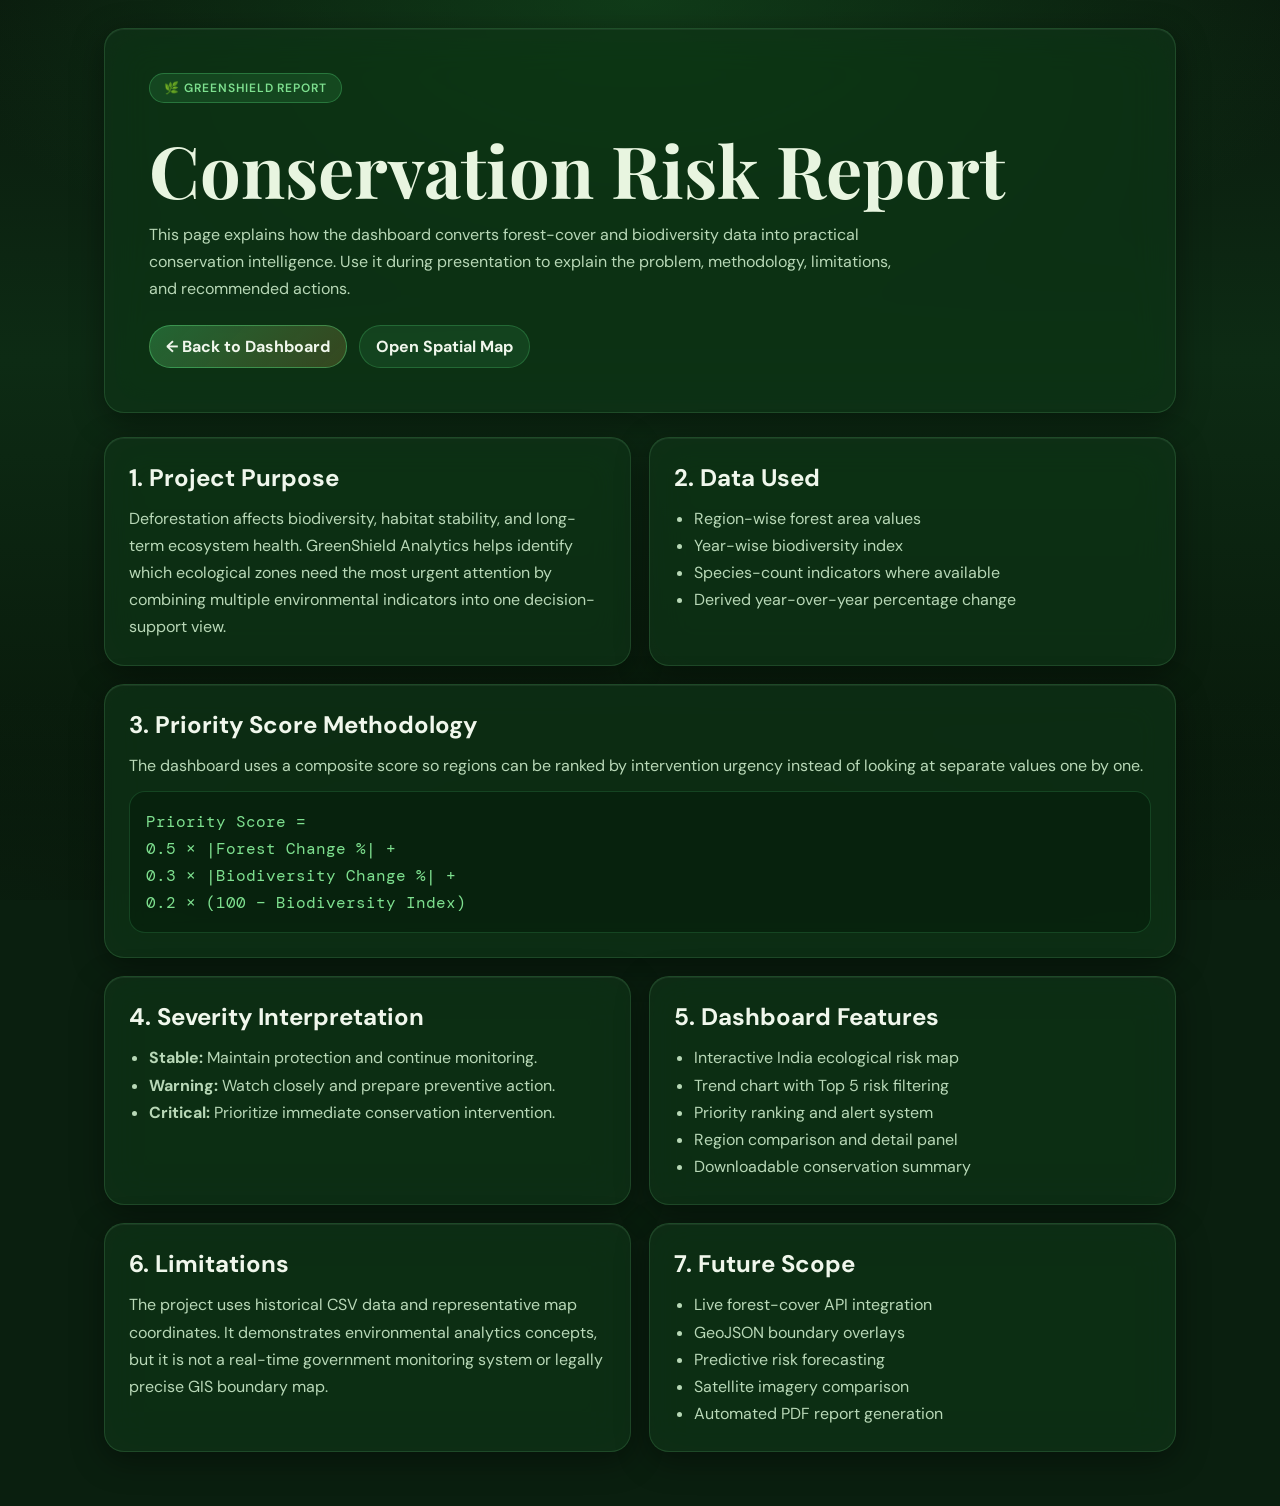
<file: report.html>
<!DOCTYPE html>
<html lang="en">
<head>
  <meta charset="UTF-8" />
  <meta name="viewport" content="width=device-width, initial-scale=1.0" />
  <title>GreenShield Conservation Report</title>
  <link rel="preconnect" href="https://fonts.googleapis.com">
  <link rel="preconnect" href="https://fonts.gstatic.com" crossorigin>
  <link href="https://fonts.googleapis.com/css2?family=Playfair+Display:ital,wght@0,700;0,900;1,700&family=DM+Sans:wght@300;400;500;600&family=DM+Mono:wght@400;500&display=swap" rel="stylesheet">
  <link rel="stylesheet" href="style.css" />
</head>
<body>
  <div class="canopy-bg">
    <div class="tree t1"></div><div class="tree t2"></div><div class="tree t3"></div><div class="tree t4"></div><div class="tree t5"></div><div class="tree t6"></div>
    <div class="canopy-overlay"></div>
  </div>

  <main class="report-shell">
    <section class="report-hero glass-card">
      <div class="header-badge">🌿 GreenShield Report</div>
      <h1>Conservation Risk Report</h1>
      <p>This page explains how the dashboard converts forest-cover and biodiversity data into practical conservation intelligence. Use it during presentation to explain the problem, methodology, limitations, and recommended actions.</p>
      <div class="header-actions">
        <a class="hero-link primary" href="index.html">← Back to Dashboard</a>
        <a class="hero-link" href="index.html#spatialMap">Open Spatial Map</a>
      </div>
    </section>

    <section class="report-grid">
      <article class="report-card glass-card">
        <h2>1. Project Purpose</h2>
        <p>Deforestation affects biodiversity, habitat stability, and long-term ecosystem health. GreenShield Analytics helps identify which ecological zones need the most urgent attention by combining multiple environmental indicators into one decision-support view.</p>
      </article>

      <article class="report-card glass-card">
        <h2>2. Data Used</h2>
        <ul>
          <li>Region-wise forest area values</li>
          <li>Year-wise biodiversity index</li>
          <li>Species-count indicators where available</li>
          <li>Derived year-over-year percentage change</li>
        </ul>
      </article>

      <article class="report-card glass-card report-wide">
        <h2>3. Priority Score Methodology</h2>
        <p>The dashboard uses a composite score so regions can be ranked by intervention urgency instead of looking at separate values one by one.</p>
        <div class="formula-box">
          Priority Score =<br>
          0.5 × |Forest Change %| +<br>
          0.3 × |Biodiversity Change %| +<br>
          0.2 × (100 − Biodiversity Index)
        </div>
      </article>

      <article class="report-card glass-card">
        <h2>4. Severity Interpretation</h2>
        <ul>
          <li><b>Stable:</b> Maintain protection and continue monitoring.</li>
          <li><b>Warning:</b> Watch closely and prepare preventive action.</li>
          <li><b>Critical:</b> Prioritize immediate conservation intervention.</li>
        </ul>
      </article>

      <article class="report-card glass-card">
        <h2>5. Dashboard Features</h2>
        <ul>
          <li>Interactive India ecological risk map</li>
          <li>Trend chart with Top 5 risk filtering</li>
          <li>Priority ranking and alert system</li>
          <li>Region comparison and detail panel</li>
          <li>Downloadable conservation summary</li>
        </ul>
      </article>

      <article class="report-card glass-card">
        <h2>6. Limitations</h2>
        <p>The project uses historical CSV data and representative map coordinates. It demonstrates environmental analytics concepts, but it is not a real-time government monitoring system or legally precise GIS boundary map.</p>
      </article>

      <article class="report-card glass-card">
        <h2>7. Future Scope</h2>
        <ul>
          <li>Live forest-cover API integration</li>
          <li>GeoJSON boundary overlays</li>
          <li>Predictive risk forecasting</li>
          <li>Satellite imagery comparison</li>
          <li>Automated PDF report generation</li>
        </ul>
      </article>
    </section>
  </main>
</body>
</html>
</file>
<file: style.css>
/* ── Tokens ─────────────────────────────────────────── */
:root {
  --f-dark:    #0a1f0f;
  --f-deep:    #0d2b14;
  --f-main:    #155221;
  --f-med:     #1e7a34;
  --f-light:   #4caf6e;
  --f-glow:    #56e07e;
  --f-mist:    rgba(86,224,126,0.08);

  --earth:     #3d2b1f;
  --bark:      #6b4226;

  --cream:     #f0f7ec;
  --white:     #ffffff;

  --danger:    #e53e3e;
  --danger-bg: rgba(229,62,62,0.12);
  --warn:      #f6ad55;
  --warn-bg:   rgba(246,173,85,0.12);
  --stable:    #38b2ac;
  --stable-bg: rgba(56,178,172,0.12);

  --text:      #e8f5e0;
  --text-muted:#9ab89a;
  --border:    rgba(78,160,100,0.2);

  --glass:     rgba(13,43,20,0.72);
  --glass-2:   rgba(10,31,15,0.85);
  --glass-border: rgba(86,224,126,0.15);

  --shadow:    0 8px 32px rgba(0,0,0,0.4);
  --shadow-lg: 0 20px 60px rgba(0,0,0,0.5);
  --glow-s:    0 0 20px rgba(86,224,126,0.15);
  --glow-m:    0 0 40px rgba(86,224,126,0.2);
}

/* ── Reset ──────────────────────────────────────────── */
*, *::before, *::after { box-sizing: border-box; margin: 0; padding: 0; }

/* ── Base ───────────────────────────────────────────── */
html { scroll-behavior: smooth; }

body {
  font-family: 'DM Sans', sans-serif;
  background: var(--f-dark);
  color: var(--text);
  min-height: 100vh;
  overflow-x: hidden;
  position: relative;
}

/* ── Forest canopy BG ───────────────────────────────── */
.canopy-bg {
  position: fixed;
  inset: 0;
  z-index: 0;
  overflow: hidden;
  pointer-events: none;
}

.canopy-overlay {
  position: absolute;
  inset: 0;
  background:
    radial-gradient(ellipse 80% 50% at 50% 0%, rgba(21,82,33,0.6) 0%, transparent 70%),
    radial-gradient(ellipse 60% 40% at 0% 100%, rgba(10,31,15,0.8) 0%, transparent 60%),
    radial-gradient(ellipse 60% 40% at 100% 100%, rgba(10,31,15,0.8) 0%, transparent 60%),
    linear-gradient(180deg, #0a1a0d 0%, #0d2b14 40%, #071408 100%);
}

.tree {
  position: absolute;
  bottom: 0;
  background: linear-gradient(180deg, var(--f-main), var(--f-dark));
  border-radius: 50% 50% 0 0 / 60% 60% 0 0;
  opacity: 0.18;
  animation: treeSway 8s ease-in-out infinite;
}
.t1 { width: 180px; height: 320px; left: -40px; animation-delay: 0s; }
.t2 { width: 140px; height: 260px; left: 80px; animation-delay: 1.2s; background: linear-gradient(180deg, #1e7a34, #071408); }
.t3 { width: 220px; height: 400px; left: 15%; animation-delay: 2.4s; }
.t4 { width: 200px; height: 360px; right: 15%; animation-delay: 0.8s; }
.t5 { width: 160px; height: 280px; right: 80px; animation-delay: 1.8s; }
.t6 { width: 190px; height: 350px; right: -30px; animation-delay: 3s; }

@keyframes treeSway {
  0%, 100% { transform: rotate(-1.5deg); }
  50% { transform: rotate(1.5deg); }
}

/* ── Particles ──────────────────────────────────────── */
.particles {
  position: fixed;
  inset: 0;
  z-index: 0;
  pointer-events: none;
  overflow: hidden;
}
.particle {
  position: absolute;
  border-radius: 50%;
  background: var(--f-glow);
  opacity: 0;
  animation: particleFloat linear infinite;
}
@keyframes particleFloat {
  0%   { transform: translateY(100vh) scale(0); opacity: 0; }
  10%  { opacity: 0.6; }
  90%  { opacity: 0.2; }
  100% { transform: translateY(-20px) scale(1); opacity: 0; }
}

/* ── Dashboard wrapper ──────────────────────────────── */
.dashboard {
  max-width: 1360px;
  margin: 0 auto;
  padding: 28px 24px 48px;
  position: relative;
  z-index: 1;
}

/* ── Glass card base ────────────────────────────────── */
.glass-card {
  background: var(--glass);
  border: 1px solid var(--glass-border);
  border-radius: 20px;
  backdrop-filter: blur(20px) saturate(180%);
  -webkit-backdrop-filter: blur(20px) saturate(180%);
  box-shadow: var(--shadow), inset 0 1px 0 rgba(255,255,255,0.06);
  transition: transform 0.3s ease, box-shadow 0.3s ease;
}
.glass-card:hover {
  transform: translateY(-2px);
  box-shadow: var(--shadow-lg), var(--glow-s), inset 0 1px 0 rgba(255,255,255,0.08);
}

/* ── HEADER ─────────────────────────────────────────── */
.header {
  background: var(--glass-2);
  border: 1px solid var(--glass-border);
  border-radius: 24px;
  backdrop-filter: blur(30px);
  -webkit-backdrop-filter: blur(30px);
  padding: 48px 52px;
  margin-bottom: 28px;
  box-shadow: var(--shadow-lg), var(--glow-s);
  position: relative;
  overflow: hidden;
  display: flex;
  align-items: center;
  justify-content: space-between;
  gap: 32px;
  animation: headerReveal 0.8s cubic-bezier(0.16,1,0.3,1) both;
}
@keyframes headerReveal {
  from { opacity: 0; transform: translateY(-20px); }
  to   { opacity: 1; transform: translateY(0); }
}

.header::before {
  content: '';
  position: absolute;
  inset: 0;
  background:
    radial-gradient(ellipse 60% 80% at 70% 50%, rgba(86,224,126,0.06) 0%, transparent 70%),
    url("data:image/svg+xml,%3Csvg width='60' height='60' viewBox='0 0 60 60' xmlns='http://www.w3.org/2000/svg'%3E%3Cg fill='none' fill-rule='evenodd'%3E%3Cg fill='%234caf6e' fill-opacity='0.04'%3E%3Ccircle cx='30' cy='30' r='1'/%3E%3C/g%3E%3C/g%3E%3C/svg%3E");
  pointer-events: none;
}

.header-inner { position: relative; z-index: 1; }

.header-badge {
  display: inline-flex;
  align-items: center;
  gap: 6px;
  padding: 6px 14px;
  background: rgba(86,224,126,0.12);
  border: 1px solid rgba(86,224,126,0.3);
  border-radius: 999px;
  font-size: 12px;
  font-weight: 600;
  color: var(--f-glow);
  letter-spacing: 0.08em;
  text-transform: uppercase;
  margin-bottom: 18px;
}

.header-title {
  font-family: 'Playfair Display', serif;
  font-size: clamp(40px, 5vw, 68px);
  font-weight: 900;
  line-height: 1.0;
  color: var(--white);
  letter-spacing: -1px;
  margin-bottom: 16px;
}
.header-title em {
  font-style: italic;
  color: var(--f-glow);
  font-weight: 700;
}

.header-desc {
  max-width: 580px;
  color: var(--text-muted);
  font-size: 15px;
  line-height: 1.65;
  margin-bottom: 28px;
}

.header-stats-row {
  display: flex;
  align-items: center;
  gap: 20px;
}
.hstat {
  display: flex;
  flex-direction: column;
  gap: 2px;
}
.hstat-num {
  font-family: 'DM Mono', monospace;
  font-size: 28px;
  font-weight: 500;
  color: var(--f-glow);
  line-height: 1;
}
.hstat-label {
  font-size: 11px;
  color: var(--text-muted);
  text-transform: uppercase;
  letter-spacing: 0.08em;
}
.hstat-div {
  width: 1px;
  height: 36px;
  background: var(--border);
}

/* Header deco */
.header-deco {
  position: relative;
  width: 220px;
  height: 220px;
  flex-shrink: 0;
}
.ring {
  position: absolute;
  border-radius: 50%;
  border: 1px solid rgba(86,224,126,0.15);
  animation: ringPulse 4s ease-in-out infinite;
}
.r1 { inset: 30px; animation-delay: 0s; }
.r2 { inset: 10px; animation-delay: 0.8s; opacity: 0.6; }
.r3 { inset: -10px; animation-delay: 1.6s; opacity: 0.3; }
@keyframes ringPulse {
  0%, 100% { transform: scale(1); opacity: 0.5; }
  50% { transform: scale(1.04); opacity: 1; }
}
.deco-leaf {
  position: absolute;
  font-size: 36px;
  animation: leafOrbit 8s linear infinite;
}
.l1 { top: 50%; left: 50%; transform-origin: -60px 0; animation-delay: 0s; }
.l2 { top: 50%; left: 50%; transform-origin: -60px 0; animation-delay: -2.6s; font-size: 28px; }
.l3 { top: 50%; left: 50%; transform-origin: -60px 0; animation-delay: -5.2s; font-size: 22px; }
@keyframes leafOrbit {
  from { transform: rotate(0deg) translateX(-80px) rotate(0deg); }
  to   { transform: rotate(360deg) translateX(-80px) rotate(-360deg); }
}

/* ── KPI Grid ───────────────────────────────────────── */
.kpi-grid {
  display: grid;
  grid-template-columns: repeat(6, 1fr);
  gap: 16px;
  margin-bottom: 24px;
  animation: slideUp 0.6s 0.2s cubic-bezier(0.16,1,0.3,1) both;
}
@keyframes slideUp {
  from { opacity: 0; transform: translateY(24px); }
  to   { opacity: 1; transform: translateY(0); }
}

.kpi-card {
  background: var(--glass);
  border: 1px solid var(--glass-border);
  border-radius: 18px;
  backdrop-filter: blur(20px);
  -webkit-backdrop-filter: blur(20px);
  padding: 22px 20px;
  position: relative;
  overflow: hidden;
  display: flex;
  align-items: center;
  gap: 14px;
  box-shadow: var(--shadow);
  transition: transform 0.25s ease, box-shadow 0.25s ease;
  cursor: default;
}
.kpi-card:hover {
  transform: translateY(-4px) scale(1.01);
  box-shadow: var(--shadow-lg), var(--glow-s);
}

.kpi-icon {
  font-size: 28px;
  flex-shrink: 0;
  filter: drop-shadow(0 0 8px rgba(86,224,126,0.4));
}
.kpi-label {
  font-size: 11px;
  font-weight: 600;
  color: var(--text-muted);
  text-transform: uppercase;
  letter-spacing: 0.07em;
  margin-bottom: 6px;
}
.kpi-value {
  font-family: 'DM Mono', monospace;
  font-size: 22px;
  font-weight: 500;
  color: var(--f-glow);
  line-height: 1;
}
.kpi-danger { color: var(--danger); }
.kpi-stable { color: var(--stable); }

.kpi-glow {
  position: absolute;
  bottom: -20px; right: -20px;
  width: 80px; height: 80px;
  border-radius: 50%;
  background: radial-gradient(circle, rgba(86,224,126,0.12) 0%, transparent 70%);
  pointer-events: none;
}
.kpi-2 .kpi-glow, .kpi-3 .kpi-glow {
  background: radial-gradient(circle, rgba(229,62,62,0.12) 0%, transparent 70%);
}

/* accent left borders */
.kpi-1 { border-left: 3px solid var(--f-light); }
.kpi-2 { border-left: 3px solid var(--danger); }
.kpi-3 { border-left: 3px solid var(--danger); }
.kpi-4 { border-left: 3px solid var(--warn); }
.kpi-5 { border-left: 3px solid var(--stable); }
.kpi-6 { border-left: 3px solid var(--stable); }

/* ── Controls ───────────────────────────────────────── */
.controls-card {
  padding: 28px 32px;
  margin-bottom: 24px;
  animation: slideUp 0.6s 0.3s cubic-bezier(0.16,1,0.3,1) both;
}
.controls-title {
  font-family: 'Playfair Display', serif;
  font-size: 16px;
  font-weight: 700;
  color: var(--f-glow);
  margin-bottom: 20px;
  display: flex;
  align-items: center;
  gap: 8px;
}
.controls-grid {
  display: grid;
  grid-template-columns: repeat(4, 1fr);
  gap: 24px;
}
.control-group {
  display: flex;
  flex-direction: column;
  gap: 8px;
}
.control-group label {
  font-size: 12px;
  font-weight: 600;
  color: var(--text-muted);
  text-transform: uppercase;
  letter-spacing: 0.07em;
  display: flex;
  align-items: center;
  justify-content: space-between;
}
.ctrl-val {
  font-family: 'DM Mono', monospace;
  color: var(--f-glow);
  font-size: 13px;
}

select {
  background: rgba(10,31,15,0.8);
  border: 1px solid var(--glass-border);
  border-radius: 10px;
  color: var(--text);
  padding: 10px 14px;
  font-family: 'DM Sans', sans-serif;
  font-size: 14px;
  outline: none;
  cursor: pointer;
  transition: border-color 0.2s, box-shadow 0.2s;
  appearance: none;
  background-image: url("data:image/svg+xml,%3Csvg xmlns='http://www.w3.org/2000/svg' width='12' height='8' viewBox='0 0 12 8'%3E%3Cpath d='M1 1l5 5 5-5' stroke='%234caf6e' stroke-width='1.5' fill='none' stroke-linecap='round'/%3E%3C/svg%3E");
  background-repeat: no-repeat;
  background-position: right 12px center;
  padding-right: 32px;
}
select:focus {
  border-color: var(--f-glow);
  box-shadow: 0 0 0 3px rgba(86,224,126,0.15);
}
select option { background: #0d2b14; }

input[type="range"] {
  -webkit-appearance: none;
  appearance: none;
  width: 100%;
  height: 4px;
  background: rgba(86,224,126,0.15);
  border-radius: 999px;
  outline: none;
  cursor: pointer;
}
input[type="range"]::-webkit-slider-thumb {
  -webkit-appearance: none;
  appearance: none;
  width: 18px;
  height: 18px;
  border-radius: 50%;
  background: var(--f-glow);
  box-shadow: 0 0 10px rgba(86,224,126,0.5);
  cursor: pointer;
  transition: transform 0.15s, box-shadow 0.15s;
}
input[type="range"]::-webkit-slider-thumb:hover {
  transform: scale(1.2);
  box-shadow: 0 0 16px rgba(86,224,126,0.7);
}
.range-ticks {
  display: flex;
  justify-content: space-between;
  font-size: 10px;
  color: var(--text-muted);
  font-family: 'DM Mono', monospace;
}

/* ── Charts Row ─────────────────────────────────────── */
.charts-row {
  display: grid;
  grid-template-columns: 1fr 1fr;
  gap: 20px;
  margin-bottom: 20px;
  animation: slideUp 0.6s 0.4s cubic-bezier(0.16,1,0.3,1) both;
}

.chart-card {
  padding: 28px;
}
.chart-header {
  margin-bottom: 20px;
}
.chart-header h2 {
  font-family: 'Playfair Display', serif;
  font-size: 22px;
  font-weight: 700;
  color: var(--white);
  line-height: 1.2;
  margin-bottom: 4px;
}
.chart-subtitle {
  font-size: 12px;
  color: var(--text-muted);
  font-weight: 500;
}
.chart-wrap {
  position: relative;
  height: 280px;
}
.chart-wrap canvas {
  width: 100% !important;
  height: 100% !important;
}

/* ── Insights card ──────────────────────────────────── */
.insights-card {
  padding: 28px;
}
.insights-card .chart-header { margin-bottom: 16px; }
.insights-card .chart-header h2 {
  font-family: 'Playfair Display', serif;
  font-size: 22px;
  font-weight: 700;
  color: var(--white);
}

#insightList {
  list-style: none;
  display: flex;
  flex-direction: column;
  gap: 10px;
  margin-bottom: 24px;
  flex: 1;
}
#insightList li {
  background: rgba(86,224,126,0.06);
  border: 1px solid rgba(86,224,126,0.12);
  border-left: 3px solid var(--f-light);
  border-radius: 10px;
  padding: 12px 14px;
  font-size: 13.5px;
  color: var(--text);
  line-height: 1.55;
  animation: fadeIn 0.4s ease both;
}
.insight-loading { color: var(--text-muted); font-style: italic; }
@keyframes fadeIn {
  from { opacity: 0; transform: translateX(-10px); }
  to   { opacity: 1; transform: translateX(0); }
}

.legend-section { margin-top: auto; }
.legend-title {
  font-size: 11px;
  font-weight: 700;
  color: var(--text-muted);
  text-transform: uppercase;
  letter-spacing: 0.07em;
  margin-bottom: 10px;
}
.legend-items { display: flex; gap: 8px; flex-wrap: wrap; }
.legend-badge {
  padding: 6px 14px;
  border-radius: 999px;
  font-size: 12px;
  font-weight: 700;
}
.legend-badge.stable  { background: var(--stable-bg);  color: var(--stable);  border: 1px solid rgba(56,178,172,0.3); }
.legend-badge.warning { background: var(--warn-bg);    color: var(--warn);    border: 1px solid rgba(246,173,85,0.3); }
.legend-badge.critical{ background: var(--danger-bg);  color: var(--danger);  border: 1px solid rgba(229,62,62,0.3); }

/* ── Alerts ─────────────────────────────────────────── */
.alerts-card {
  padding: 28px;
  margin-bottom: 20px;
  animation: slideUp 0.6s 0.5s cubic-bezier(0.16,1,0.3,1) both;
}
.alerts-header {
  display: flex;
  align-items: center;
  justify-content: space-between;
  margin-bottom: 20px;
}
.alerts-header h2 {
  font-family: 'Playfair Display', serif;
  font-size: 22px;
  font-weight: 700;
  color: var(--white);
}
.alerts-count {
  padding: 6px 16px;
  background: var(--danger-bg);
  border: 1px solid rgba(229,62,62,0.3);
  border-radius: 999px;
  font-size: 12px;
  font-weight: 700;
  color: var(--danger);
  font-family: 'DM Mono', monospace;
}
.alerts-grid {
  display: grid;
  grid-template-columns: repeat(auto-fill, minmax(260px, 1fr));
  gap: 14px;
}
.no-alerts {
  color: var(--text-muted);
  font-size: 14px;
  grid-column: 1/-1;
  text-align: center;
  padding: 20px;
}
.alert-item {
  background: rgba(229,62,62,0.07);
  border: 1px solid rgba(229,62,62,0.2);
  border-left: 3px solid var(--danger);
  border-radius: 12px;
  padding: 16px;
  animation: fadeIn 0.3s ease both;
}
.alert-item strong {
  color: var(--danger);
  font-size: 14px;
  display: block;
  margin-bottom: 4px;
}
.alert-item p {
  font-size: 13px;
  color: var(--text-muted);
  line-height: 1.5;
}
.alert-badge {
  display: inline-block;
  background: var(--danger);
  color: white;
  font-size: 10px;
  font-weight: 700;
  padding: 2px 8px;
  border-radius: 999px;
  margin-top: 6px;
  font-family: 'DM Mono', monospace;
}

/* ── Table ──────────────────────────────────────────── */
.table-card {
  padding: 28px;
  margin-bottom: 20px;
  animation: slideUp 0.6s 0.6s cubic-bezier(0.16,1,0.3,1) both;
}
.table-header-row {
  display: flex;
  align-items: center;
  justify-content: space-between;
  margin-bottom: 20px;
  gap: 16px;
}
.table-header-row h2 {
  font-family: 'Playfair Display', serif;
  font-size: 22px;
  font-weight: 700;
  color: var(--white);
  white-space: nowrap;
}

#tableSearch {
  background: rgba(10,31,15,0.8);
  border: 1px solid var(--glass-border);
  border-radius: 10px;
  color: var(--text);
  padding: 10px 16px;
  font-family: 'DM Sans', sans-serif;
  font-size: 14px;
  outline: none;
  width: 260px;
  transition: border-color 0.2s, box-shadow 0.2s;
}
#tableSearch:focus {
  border-color: var(--f-glow);
  box-shadow: 0 0 0 3px rgba(86,224,126,0.12);
}
#tableSearch::placeholder { color: var(--text-muted); }

.table-wrap { overflow-x: auto; border-radius: 12px; }

table {
  width: 100%;
  border-collapse: collapse;
  min-width: 820px;
}
thead tr {
  background: rgba(21,82,33,0.5);
}
th {
  padding: 13px 16px;
  font-size: 11px;
  font-weight: 700;
  text-transform: uppercase;
  letter-spacing: 0.08em;
  color: var(--f-glow);
  white-space: nowrap;
  text-align: left;
  border-bottom: 1px solid var(--glass-border);
}
td {
  padding: 13px 16px;
  font-size: 13px;
  border-bottom: 1px solid rgba(78,160,100,0.08);
  color: var(--text);
  transition: background 0.15s;
}
.rank-num {
  font-family: 'DM Mono', monospace;
  font-weight: 500;
  color: var(--text-muted);
}
tbody tr:hover td { background: rgba(86,224,126,0.04); }
tbody tr:nth-child(even) td { background: rgba(255,255,255,0.01); }

.change-neg { color: var(--danger); font-family: 'DM Mono', monospace; }
.change-pos { color: var(--stable); font-family: 'DM Mono', monospace; }
.change-neu { color: var(--text-muted); font-family: 'DM Mono', monospace; }
.priority-val { font-family: 'DM Mono', monospace; font-weight: 500; }

.status-critical, .status-warning, .status-stable {
  display: inline-block;
  padding: 4px 12px;
  border-radius: 999px;
  font-size: 11px;
  font-weight: 700;
  white-space: nowrap;
}
.status-critical { background: var(--danger-bg); color: var(--danger); border: 1px solid rgba(229,62,62,0.3); }
.status-warning  { background: var(--warn-bg);   color: var(--warn);   border: 1px solid rgba(246,173,85,0.3); }
.status-stable   { background: var(--stable-bg); color: var(--stable); border: 1px solid rgba(56,178,172,0.3); }

/* sparkbar */
.sparkbar-wrap { display: flex; align-items: center; gap: 8px; }
.sparkbar-track {
  width: 60px; height: 5px;
  background: rgba(255,255,255,0.08);
  border-radius: 999px;
  overflow: hidden;
}
.sparkbar-fill { height: 100%; border-radius: 999px; transition: width 0.5s ease; }

/* ── Footer ─────────────────────────────────────────── */
.footer {
  border-top: 1px solid var(--border);
  margin-top: 8px;
  padding: 20px 0 0;
}
.footer-inner {
  display: flex;
  justify-content: space-between;
  align-items: center;
  font-size: 12px;
  color: var(--text-muted);
  flex-wrap: wrap;
  gap: 8px;
}

/* ── Responsive ─────────────────────────────────────── */
@media (max-width: 1100px) {
  .kpi-grid { grid-template-columns: repeat(3, 1fr); }
  .controls-grid { grid-template-columns: 1fr 1fr; }
}
@media (max-width: 820px) {
  .header { flex-direction: column; padding: 32px; }
  .header-deco { display: none; }
  .charts-row { grid-template-columns: 1fr; }
  .kpi-grid { grid-template-columns: 1fr 1fr; }
  .controls-grid { grid-template-columns: 1fr; }
  .table-header-row { flex-direction: column; align-items: flex-start; }
  #tableSearch { width: 100%; }
}
@media (max-width: 520px) {
  .dashboard { padding: 14px; }
  .kpi-grid { grid-template-columns: 1fr; }
  .header-title { font-size: 34px; }
  .header-stats-row { flex-wrap: wrap; }
}

/* ── Scrollbar ──────────────────────────────────────── */
::-webkit-scrollbar { width: 6px; height: 6px; }
::-webkit-scrollbar-track { background: var(--f-dark); }
::-webkit-scrollbar-thumb { background: var(--f-main); border-radius: 3px; }
::-webkit-scrollbar-thumb:hover { background: var(--f-med); }

/* ── Final polish additions ─────────────────────────── */
.loading-overlay {
  position: fixed;
  inset: 0;
  z-index: 9999;
  display: grid;
  place-items: center;
  gap: 12px;
  background: radial-gradient(circle at center, rgba(21,82,33,0.96), rgba(7,20,8,0.98));
  color: var(--text);
  transition: opacity 0.4s ease, visibility 0.4s ease;
}
.loading-overlay.hidden {
  opacity: 0;
  visibility: hidden;
}
.loader-leaf {
  font-size: 46px;
  animation: loaderLeaf 1.4s ease-in-out infinite;
}
.loader-text {
  font-family: 'DM Mono', monospace;
  color: var(--f-glow);
  letter-spacing: 0.04em;
}
@keyframes loaderLeaf {
  0%, 100% { transform: translateY(0) rotate(-8deg); }
  50% { transform: translateY(-10px) rotate(8deg); }
}

.section-label {
  margin: 28px 0 12px;
  font-family: 'DM Mono', monospace;
  color: var(--f-glow);
  font-size: 12px;
  letter-spacing: 0.16em;
  text-transform: uppercase;
  opacity: 0.92;
}

.controls-grid {
  grid-template-columns: repeat(auto-fit, minmax(180px, 1fr));
}
.control-actions {
  justify-content: flex-end;
}
.reset-btn {
  background: linear-gradient(135deg, rgba(86,224,126,0.18), rgba(56,178,172,0.12));
  border: 1px solid rgba(86,224,126,0.34);
  border-radius: 10px;
  color: var(--text);
  padding: 10px 14px;
  font-family: 'DM Sans', sans-serif;
  font-weight: 700;
  cursor: pointer;
  transition: transform 0.2s ease, box-shadow 0.2s ease, border-color 0.2s ease;
}
.reset-btn:hover {
  transform: translateY(-2px);
  border-color: var(--f-glow);
  box-shadow: 0 0 18px rgba(86,224,126,0.2);
}

.region-detail-card {
  padding: 28px;
  margin-bottom: 20px;
  animation: slideUp 0.6s 0.48s cubic-bezier(0.16,1,0.3,1) both;
}
.detail-grid {
  display: grid;
  grid-template-columns: repeat(auto-fit, minmax(170px, 1fr));
  gap: 14px;
}
.detail-card-mini,
.detail-card-wide,
.detail-empty {
  background: rgba(86,224,126,0.055);
  border: 1px solid rgba(86,224,126,0.13);
  border-radius: 14px;
  padding: 14px 16px;
}
.detail-card-mini strong {
  display: block;
  margin-top: 6px;
  color: var(--white);
  font-family: 'DM Mono', monospace;
  font-size: 16px;
}
.detail-label {
  display: block;
  color: var(--text-muted);
  font-size: 11px;
  font-weight: 700;
  text-transform: uppercase;
  letter-spacing: 0.08em;
}
.detail-card-wide {
  grid-column: 1 / -1;
}
.detail-card-wide p {
  margin-top: 12px;
  color: var(--text-muted);
  line-height: 1.55;
  font-size: 13.5px;
}
.detail-empty {
  grid-column: 1 / -1;
  color: var(--text-muted);
  text-align: center;
}

.rank-top-1 td {
  background: linear-gradient(90deg, rgba(246,173,85,0.12), transparent) !important;
}
.rank-top-2 td {
  background: linear-gradient(90deg, rgba(184,216,183,0.10), transparent) !important;
}
.rank-top-3 td {
  background: linear-gradient(90deg, rgba(226,185,111,0.10), transparent) !important;
}

/* Warmer, less neon final tuning */
:root {
  --f-glow: #7ee08f;
  --text-muted: #b8d8b7;
  --glass: rgba(17, 50, 25, 0.72);
  --glass-2: rgba(12, 36, 17, 0.86);
  --glass-border: rgba(126, 224, 143, 0.16);
}
.header-badge,
.kpi-icon {
  filter: none;
}
.particle {
  opacity: 0.55;
}
.glass-card:hover,
.kpi-card:hover {
  box-shadow: var(--shadow-lg), 0 0 26px rgba(126,224,143,0.13), inset 0 1px 0 rgba(255,255,255,0.08);
}

/* ── Spatial Monitoring Map ─────────────────────────── */
.map-card {
  display: grid;
  grid-template-columns: minmax(260px, 0.9fr) minmax(420px, 1.6fr);
  gap: 22px;
  padding: 22px;
  margin-bottom: 28px;
  position: relative;
  overflow: hidden;
}

.map-card::before {
  content: "";
  position: absolute;
  inset: -40%;
  background:
    radial-gradient(circle at 18% 25%, rgba(86, 224, 126, 0.12), transparent 25%),
    radial-gradient(circle at 85% 35%, rgba(246, 173, 85, 0.10), transparent 24%);
  pointer-events: none;
}

.map-info-panel,
.map-wrap {
  position: relative;
  z-index: 1;
}

.map-info-panel {
  display: flex;
  flex-direction: column;
  justify-content: space-between;
  min-height: 430px;
}

.map-metrics {
  display: grid;
  grid-template-columns: 1fr;
  gap: 12px;
  margin: 18px 0;
}

.map-metrics div {
  background: rgba(5, 28, 12, 0.44);
  border: 1px solid rgba(86, 224, 126, 0.16);
  border-radius: 18px;
  padding: 14px 16px;
}

.map-metrics span {
  display: block;
  color: var(--text-muted);
  font-size: 0.78rem;
  text-transform: uppercase;
  letter-spacing: 0.08em;
  margin-bottom: 5px;
}

.map-metrics strong {
  color: var(--cream);
  font-size: 1.35rem;
  line-height: 1.2;
}

.map-note {
  color: var(--text-muted);
  line-height: 1.55;
  margin: 0;
}

.map-wrap {
  min-height: 430px;
  border-radius: 24px;
  overflow: hidden;
  border: 1px solid rgba(86, 224, 126, 0.24);
  box-shadow: inset 0 0 28px rgba(86, 224, 126, 0.10), 0 18px 50px rgba(0,0,0,0.28);
}

#indiaRiskMap {
  width: 100%;
  height: 430px;
  min-height: 430px;
  background: #102515;
}

.leaflet-container {
  font-family: 'DM Sans', sans-serif;
  background: #102515;
}

.leaflet-tile {
  filter: saturate(0.72) hue-rotate(28deg) brightness(0.72) contrast(1.08);
}

.leaflet-control-zoom a {
  background: rgba(5, 28, 12, 0.92) !important;
  color: var(--cream) !important;
  border-color: rgba(86, 224, 126, 0.24) !important;
}

.leaflet-popup-content-wrapper,
.leaflet-popup-tip {
  background: rgba(7, 30, 13, 0.96);
  color: var(--cream);
  border: 1px solid rgba(86, 224, 126, 0.24);
  box-shadow: 0 16px 38px rgba(0,0,0,0.35);
}

.map-popup {
  min-width: 210px;
}

.map-popup h3 {
  margin: 0 0 8px;
  color: var(--f-glow);
  font-family: var(--font-display);
  font-size: 1.2rem;
}

.map-popup p {
  margin: 4px 0;
  color: rgba(247, 255, 243, 0.88);
}

.popup-rec {
  margin-top: 10px !important;
  color: var(--text-muted) !important;
  font-size: 0.88rem;
  line-height: 1.35;
}

.map-fallback {
  height: 100%;
  min-height: 430px;
  display: grid;
  place-items: center;
  color: var(--text-muted);
  padding: 24px;
  text-align: center;
}

.risk-marker {
  filter: drop-shadow(0 0 9px rgba(86,224,126,0.45));
}

.marker-critical {
  filter: drop-shadow(0 0 12px rgba(229,62,62,0.55));
}

.marker-warning {
  filter: drop-shadow(0 0 12px rgba(246,173,85,0.48));
}

@media (max-width: 980px) {
  .map-card {
    grid-template-columns: 1fr;
  }

  .map-info-panel {
    min-height: auto;
  }

  .map-metrics {
    grid-template-columns: repeat(3, 1fr);
  }
}

@media (max-width: 650px) {
  .map-metrics {
    grid-template-columns: 1fr;
  }

  .map-wrap,
  #indiaRiskMap {
    min-height: 360px;
    height: 360px;
  }
}

/* ── Map v2: integrated ecological pin layer ─────────── */
.map-guide {
  margin: 10px 0 16px;
  padding: 14px 16px;
  border-radius: 18px;
  background: linear-gradient(135deg, rgba(126, 224, 143, 0.10), rgba(226, 185, 111, 0.07));
  border: 1px solid rgba(126, 224, 143, 0.16);
}

.map-guide h3,
.map-hotspots-title {
  margin: 0 0 6px;
  color: var(--cream);
  font-size: 0.9rem;
  letter-spacing: 0.04em;
  text-transform: uppercase;
}

.map-guide p {
  margin: 0;
  color: var(--text-muted);
  line-height: 1.5;
  font-size: 0.92rem;
}

.map-hotspots {
  margin-top: 12px;
}

.map-region-list {
  display: grid;
  gap: 10px;
  margin-top: 10px;
}

.map-region-chip {
  width: 100%;
  border: 1px solid rgba(126, 224, 143, 0.14);
  background: rgba(5, 28, 12, 0.52);
  color: var(--cream);
  border-radius: 16px;
  padding: 10px 12px;
  display: flex;
  align-items: center;
  gap: 10px;
  text-align: left;
  cursor: pointer;
  transition: transform 180ms ease, border-color 180ms ease, background 180ms ease;
}

.map-region-chip:hover {
  transform: translateX(4px);
  border-color: rgba(126, 224, 143, 0.36);
  background: rgba(15, 66, 29, 0.64);
}

.chip-rank {
  width: 34px;
  height: 34px;
  display: grid;
  place-items: center;
  border-radius: 12px;
  font-family: var(--font-mono);
  font-weight: 700;
  background: rgba(126, 224, 143, 0.12);
}

.chip-main {
  display: flex;
  flex-direction: column;
  gap: 2px;
  min-width: 0;
}

.chip-main b {
  white-space: nowrap;
  overflow: hidden;
  text-overflow: ellipsis;
}

.chip-main small {
  color: var(--text-muted);
}

.map-region-critical .chip-rank {
  background: rgba(229, 62, 62, 0.18);
  color: #ffd7d7;
}

.map-region-warning .chip-rank {
  background: rgba(246, 173, 85, 0.18);
  color: #ffe1b7;
}

.map-region-stable .chip-rank {
  background: rgba(86, 224, 126, 0.16);
  color: #d8ffe0;
}

.map-empty {
  margin: 0;
  color: var(--text-muted);
  font-size: 0.9rem;
}

.eco-marker-wrap {
  background: transparent;
  border: 0;
}

.eco-marker {
  position: relative;
  display: flex;
  align-items: center;
  gap: 8px;
  border: 0;
  background: transparent;
  cursor: pointer;
  padding: 0;
  transform: translate(-2px, -2px);
}

.pin-core {
  width: var(--pin-size);
  height: var(--pin-size);
  display: grid;
  place-items: center;
  border-radius: 50% 50% 50% 12px;
  transform: rotate(-45deg);
  background: linear-gradient(145deg, color-mix(in srgb, var(--pin-color) 86%, white), var(--pin-color));
  color: #071e0d;
  border: 2px solid rgba(255, 255, 255, 0.78);
  box-shadow: 0 0 0 6px color-mix(in srgb, var(--pin-color) 16%, transparent), 0 12px 26px rgba(0, 0, 0, 0.42);
  font-size: calc(var(--pin-size) * 0.42);
  z-index: 2;
}

.pin-core::before {
  content: "";
  position: absolute;
  inset: 7px;
  border-radius: 999px;
  border: 1px solid rgba(255, 255, 255, 0.34);
}

.pin-core {
  line-height: 1;
}

.pin-symbol {
  transform: rotate(45deg);
  display: inline-block;
}

.pin-pulse {
  position: absolute;
  width: var(--pin-size);
  height: var(--pin-size);
  border-radius: 50%;
  background: var(--pin-color);
  opacity: 0.18;
  animation: pinPulse 2.4s ease-out infinite;
}

.pin-label {
  max-width: 150px;
  border-radius: 14px;
  padding: 8px 10px;
  background: rgba(5, 28, 12, 0.82);
  border: 1px solid color-mix(in srgb, var(--pin-color) 44%, transparent);
  box-shadow: 0 12px 26px rgba(0, 0, 0, 0.28);
  color: var(--cream);
  backdrop-filter: blur(10px);
}

.pin-label b,
.pin-label small {
  display: block;
  white-space: nowrap;
}

.pin-label b {
  max-width: 128px;
  overflow: hidden;
  text-overflow: ellipsis;
  font-size: 0.78rem;
}

.pin-label small {
  color: var(--text-muted);
  font-size: 0.68rem;
  margin-top: 2px;
}

@keyframes pinPulse {
  0% {
    transform: scale(0.7);
    opacity: 0.26;
  }
  80%, 100% {
    transform: scale(2.2);
    opacity: 0;
  }
}

.popup-status {
  display: inline-flex;
  margin: 0 0 8px;
  padding: 5px 10px;
  border-radius: 999px;
  font-size: 0.76rem;
  font-weight: 700;
}

/* soften the basemap labels so custom risk pins remain the visual focus */
.leaflet-tile-pane {
  opacity: 0.86;
}

.leaflet-popup-content {
  margin: 14px 16px;
}


/* ── Final polish: navigation, hover nameplates, compare, report ── */
.header-actions {
  display: flex;
  gap: 12px;
  flex-wrap: wrap;
  margin-top: 22px;
}

.hero-link,
.footer a,
.report-link {
  color: var(--cream);
  text-decoration: none;
}

.hero-link {
  display: inline-flex;
  align-items: center;
  justify-content: center;
  min-height: 42px;
  padding: 10px 16px;
  border-radius: 999px;
  border: 1px solid rgba(86,224,126,0.24);
  background: rgba(86,224,126,0.10);
  color: var(--cream);
  font-weight: 700;
  transition: transform 180ms ease, background 180ms ease, border-color 180ms ease;
}

.hero-link.primary {
  background: linear-gradient(135deg, rgba(86,224,126,0.30), rgba(246,173,85,0.18));
  border-color: rgba(86,224,126,0.42);
}

.hero-link:hover,
.report-link:hover {
  transform: translateY(-2px);
  background: rgba(86,224,126,0.18);
}

.summary-box {
  margin-top: 18px;
  padding: 16px;
  border-radius: 18px;
  background: rgba(5,28,12,0.44);
  border: 1px solid rgba(86,224,126,0.16);
}

.summary-box p {
  color: var(--text-muted);
  line-height: 1.55;
  margin: 8px 0 14px;
  white-space: pre-line;
}

.summary-actions {
  display: flex;
  gap: 10px;
  flex-wrap: wrap;
}

.mini-action-btn {
  border: 0;
  border-radius: 999px;
  padding: 9px 13px;
  color: #06160a;
  background: var(--f-glow);
  font-weight: 800;
  cursor: pointer;
  transition: transform 180ms ease, filter 180ms ease;
}

.mini-action-btn.secondary {
  color: var(--cream);
  background: rgba(86,224,126,0.13);
  border: 1px solid rgba(86,224,126,0.24);
}

.mini-action-btn:hover {
  transform: translateY(-2px);
  filter: brightness(1.08);
}

/* Hover-only map nameplates for every ecological zone */
.pin-label {
  position: absolute;
  left: calc(var(--pin-size) + 12px);
  top: 50%;
  transform: translateY(-50%) translateX(-6px) scale(0.96);
  opacity: 0;
  pointer-events: none;
  transition: opacity 160ms ease, transform 160ms ease;
  z-index: 4;
}

.eco-marker:hover .pin-label,
.eco-marker:focus .pin-label,
.eco-marker:focus-visible .pin-label {
  opacity: 1;
  transform: translateY(-50%) translateX(0) scale(1);
}

.leaflet-tooltip.map-hover-tooltip {
  background: rgba(5, 28, 12, 0.94);
  border: 1px solid rgba(86,224,126,0.28);
  color: var(--cream);
  box-shadow: 0 12px 26px rgba(0,0,0,0.35);
  border-radius: 12px;
  padding: 8px 10px;
}

.leaflet-tooltip.map-hover-tooltip::before {
  border-right-color: rgba(5, 28, 12, 0.94);
}

.map-hover-title {
  font-weight: 800;
  color: var(--cream);
  margin-bottom: 2px;
}

.map-hover-meta {
  font-size: 0.75rem;
  color: var(--text-muted);
}

/* Region comparison */
.compare-card {
  padding: 24px;
  margin-bottom: 28px;
}

.compare-controls {
  display: grid;
  grid-template-columns: repeat(2, minmax(220px, 1fr));
  gap: 16px;
  margin: 18px 0;
}

.compare-output {
  display: grid;
  grid-template-columns: minmax(220px, 1fr) minmax(220px, 0.82fr) minmax(220px, 1fr);
  gap: 16px;
  align-items: stretch;
}

.compare-region-card,
.compare-verdict {
  border-radius: 20px;
  background: rgba(5,28,12,0.46);
  border: 1px solid rgba(86,224,126,0.16);
  padding: 18px;
  min-width: 0;
}

.compare-region-card h3 {
  margin: 8px 0 10px;
  font-family: 'Playfair Display', serif;
  color: var(--cream);
  font-size: 1.45rem;
}

.compare-tag,
.compare-verdict span {
  display: inline-block;
  color: var(--text-muted);
  font-size: 0.72rem;
  text-transform: uppercase;
  letter-spacing: 0.10em;
  font-weight: 800;
}

.compare-metrics-grid {
  display: grid;
  grid-template-columns: repeat(2, minmax(0, 1fr));
  gap: 10px;
  margin-top: 14px;
}

.compare-metrics-grid div {
  padding: 10px;
  border-radius: 14px;
  background: rgba(255,255,255,0.035);
  border: 1px solid rgba(255,255,255,0.06);
}

.compare-metrics-grid span {
  display: block;
  color: var(--text-muted);
  font-size: 0.75rem;
  margin-bottom: 4px;
}

.compare-metrics-grid b {
  color: var(--cream);
  font-family: 'DM Mono', monospace;
}

.compare-verdict {
  display: flex;
  flex-direction: column;
  justify-content: center;
  background: linear-gradient(135deg, rgba(86,224,126,0.12), rgba(246,173,85,0.10));
}

.compare-verdict strong {
  display: block;
  margin: 8px 0;
  color: var(--f-glow);
  font-size: 1.05rem;
  line-height: 1.35;
}

.compare-verdict p {
  color: var(--text-muted);
  line-height: 1.5;
}

.compare-critical { border-color: rgba(229,62,62,0.30); }
.compare-warning { border-color: rgba(246,173,85,0.30); }
.compare-stable { border-color: rgba(86,224,126,0.24); }

/* Report page */
.report-shell {
  max-width: 1120px;
  margin: 0 auto;
  padding: 28px 24px 54px;
  position: relative;
  z-index: 1;
}

.report-hero {
  padding: 44px;
  margin-bottom: 24px;
}

.report-hero h1 {
  font-family: 'Playfair Display', serif;
  font-size: clamp(42px, 6vw, 72px);
  line-height: 1;
  margin: 12px 0 16px;
}

.report-hero p {
  color: var(--text-muted);
  max-width: 760px;
  line-height: 1.7;
}

.report-grid {
  display: grid;
  grid-template-columns: repeat(2, minmax(0, 1fr));
  gap: 18px;
}

.report-card {
  padding: 24px;
}

.report-card h2 {
  color: var(--cream);
  margin-bottom: 12px;
}

.report-card p,
.report-card li {
  color: var(--text-muted);
  line-height: 1.7;
}

.report-card ul,
.report-card ol {
  padding-left: 20px;
}

.formula-box {
  margin-top: 12px;
  padding: 16px;
  border-radius: 16px;
  background: rgba(5,28,12,0.58);
  color: var(--f-glow);
  font-family: 'DM Mono', monospace;
  line-height: 1.7;
  border: 1px solid rgba(86,224,126,0.18);
}

.report-wide {
  grid-column: 1 / -1;
}

@media (max-width: 900px) {
  .compare-output,
  .report-grid {
    grid-template-columns: 1fr;
  }

  .compare-controls {
    grid-template-columns: 1fr;
  }
}
</file>
